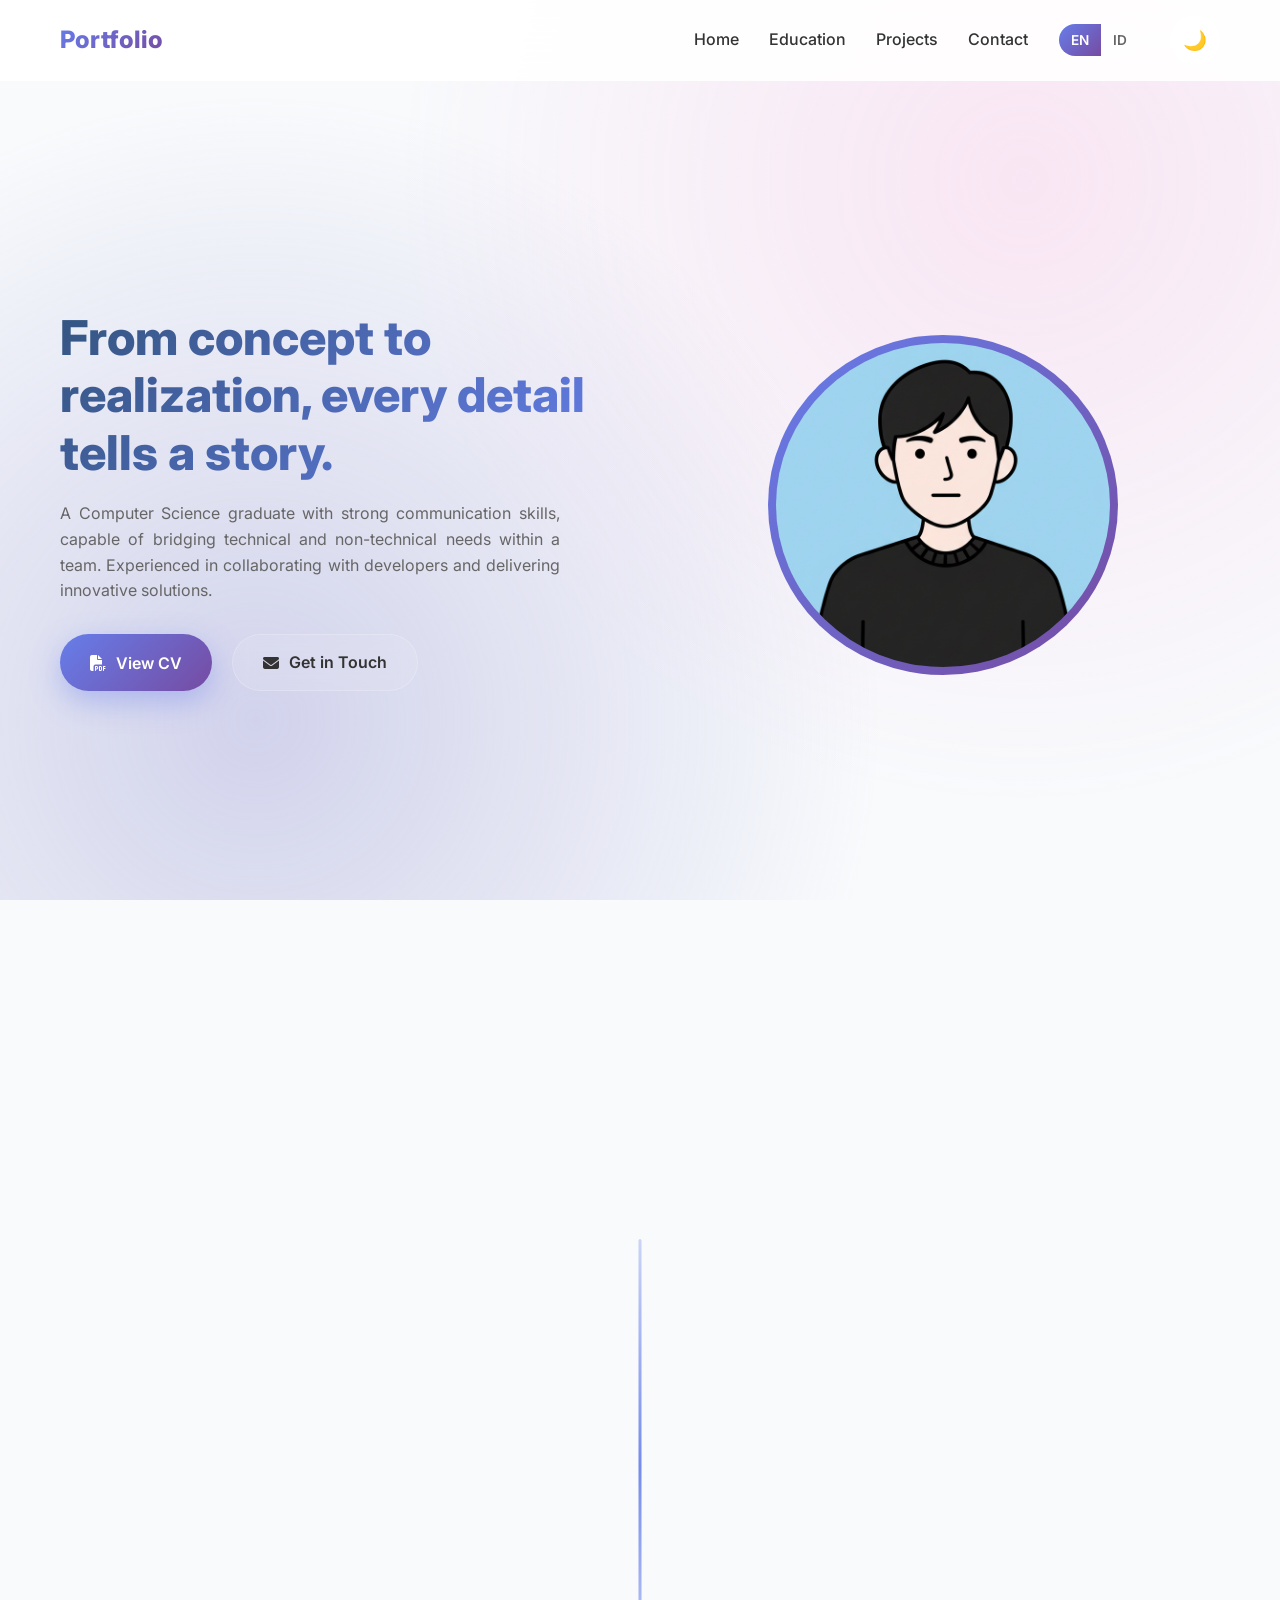
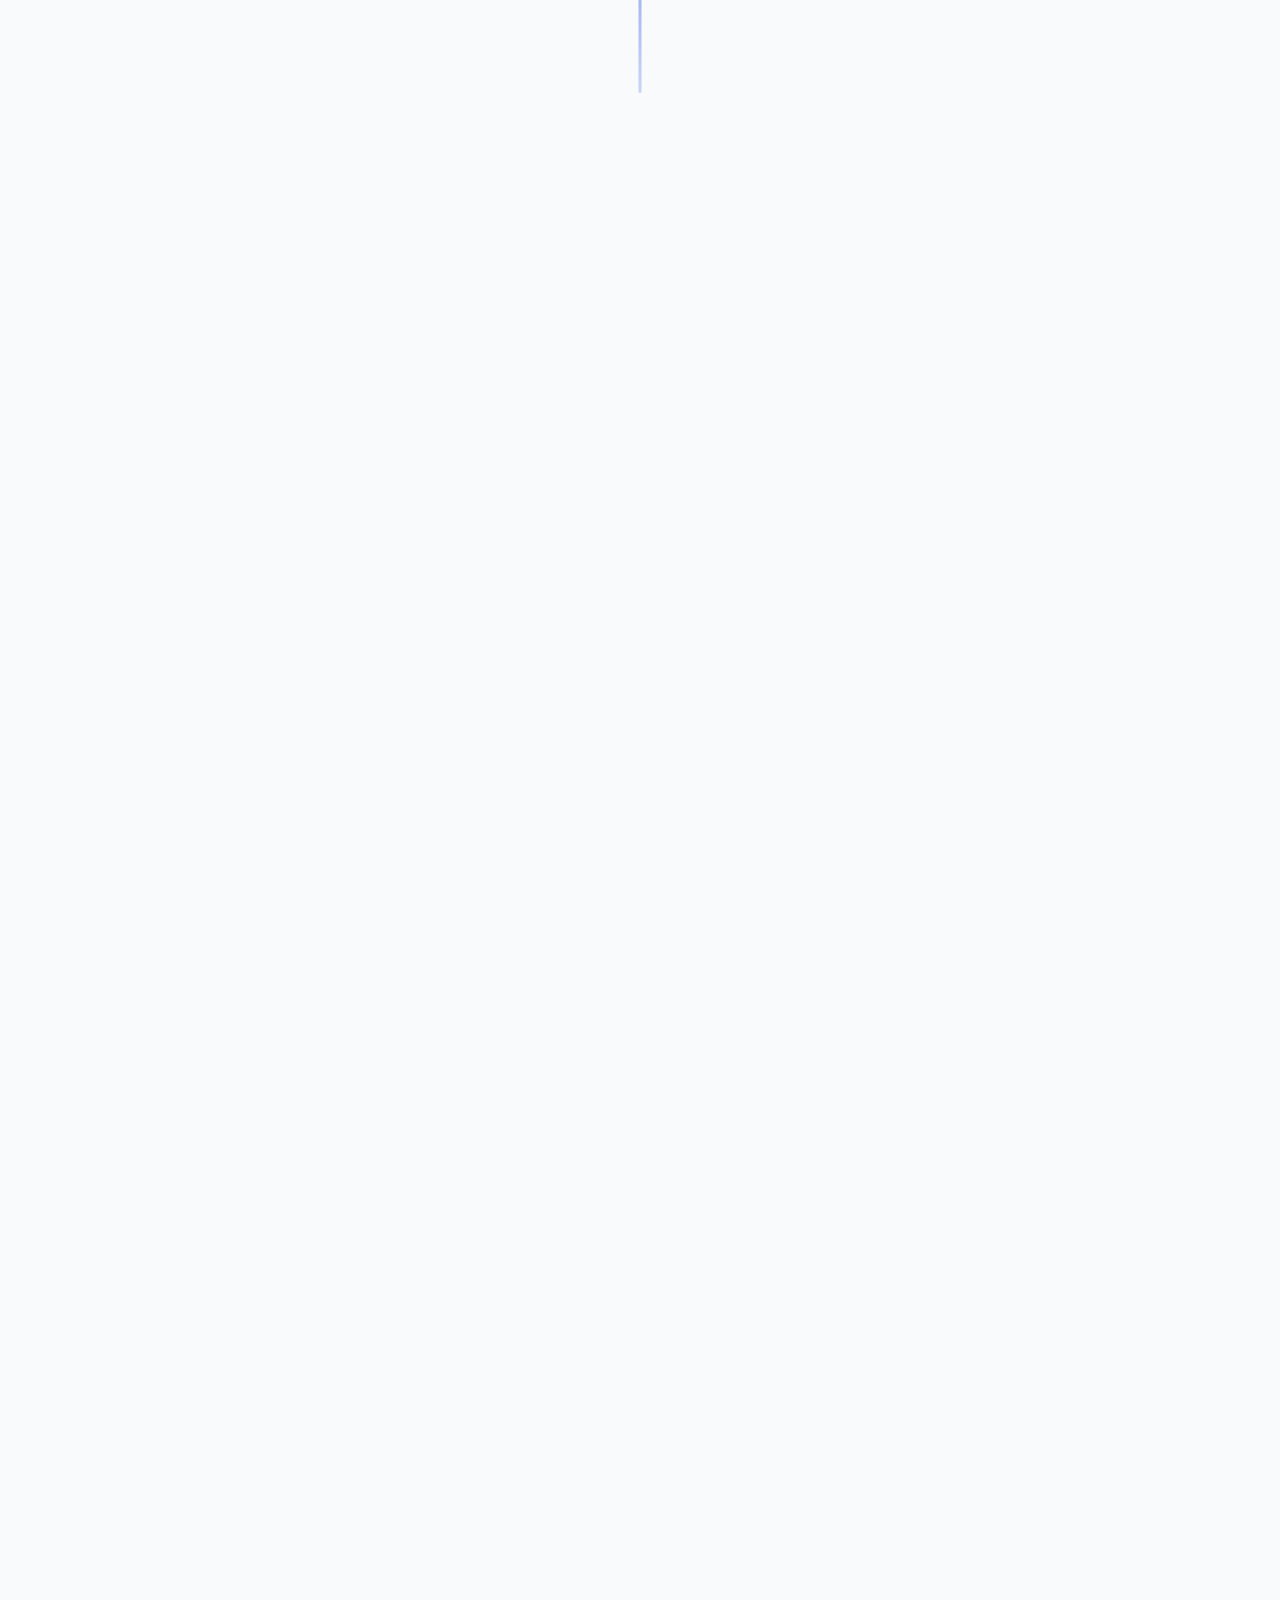
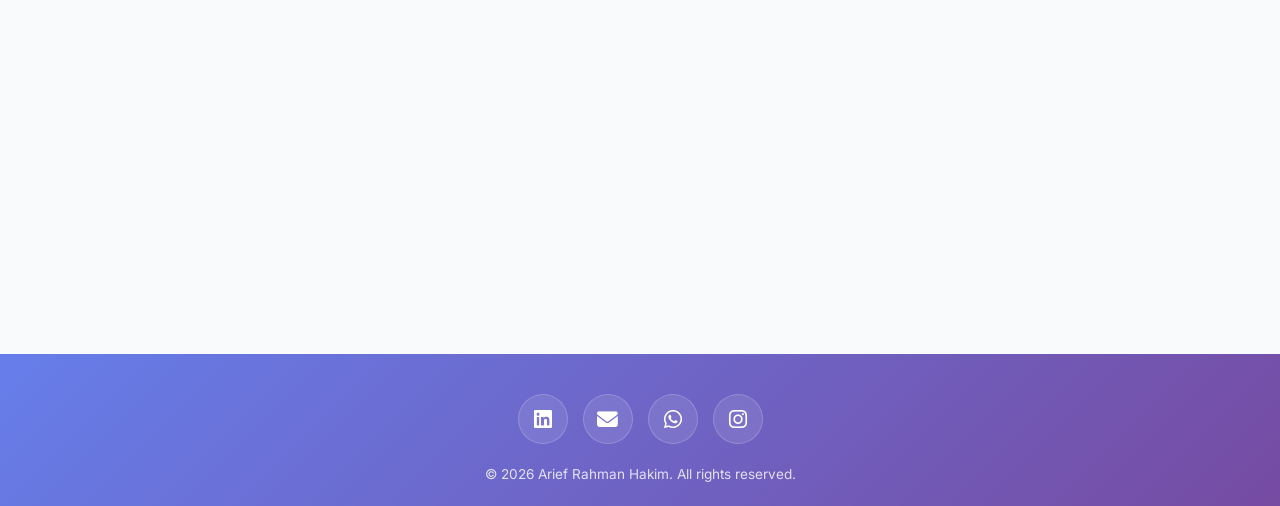
<file: index.html>
<!DOCTYPE html>
<html lang="en">
  <head>
    <meta charset="UTF-8" />
    <meta name="viewport" content="width=device-width, initial-scale=1.0" />
    <title>Portfolio - Arief Rahman Hakim</title>
    <link rel="icon" type="image/png" href="img/emyu.png" />
    <link
      href="https://fonts.googleapis.com/css2?family=Inter:wght@300;400;500;600;700;800&display=swap"
      rel="stylesheet"
    />
    <link href="https://unpkg.com/aos@2.3.1/dist/aos.css" rel="stylesheet" />
    <link
      rel="stylesheet"
      href="https://cdnjs.cloudflare.com/ajax/libs/font-awesome/6.4.0/css/all.min.css"
    />
    <link rel="stylesheet" href="style.css" />
  </head>
  <body>
    <nav class="navbar" id="navbar">
      <div class="nav-content">
        <div class="logo">Portfolio</div>
        <ul class="nav-links">
          <li>
            <a
              href="#home"
              class="lang-content active"
              data-en="Home"
              data-id="Beranda"
              >Home</a
            >
          </li>
          <li>
            <a
              href="#education"
              class="lang-content active"
              data-en="Education"
              data-id="Pendidikan"
              >Education</a
            >
          </li>
          <li>
            <a
              href="#projects"
              class="lang-content active"
              data-en="Projects"
              data-id="Proyek"
              >Projects</a
            >
          </li>
          <li>
            <a
              href="#contact"
              class="lang-content active"
              data-en="Contact"
              data-id="Kontak"
              >Contact</a
            >
          </li>
          <li>
            <div class="language-switcher">
              <button class="lang-btn active" data-lang="en">EN</button>
              <button class="lang-btn" data-lang="id">ID</button>
            </div>
          </li>
          <li><button class="toggle" id="darkToggle">🌙</button></li>
        </ul>
        <button class="mobile-menu" id="mobileMenu">
          <i class="fas fa-bars"></i>
        </button>
      </div>
    </nav>

    <!-- Mobile Navigation -->
    <div class="mobile-nav" id="mobileNav">
      <button class="mobile-nav-close" id="mobileNavClose">
        <i class="fas fa-times"></i>
      </button>
      <ul>
        <li>
          <a
            href="#home"
            class="lang-content active"
            data-en="Home"
            data-id="Beranda"
            >Home</a
          >
        </li>
        <li>
          <a
            href="#education"
            class="lang-content active"
            data-en="Education"
            data-id="Pendidikan"
            >Education</a
          >
        </li>
        <li>
          <a
            href="#projects"
            class="lang-content active"
            data-en="Projects"
            data-id="Proyek"
            >Projects</a
          >
        </li>
        <li>
          <a
            href="#contact"
            class="lang-content active"
            data-en="Contact"
            data-id="Kontak"
            >Contact</a
          >
        </li>
      </ul>
      <div class="mobile-nav-controls">
        <div class="language-switcher">
          <button class="lang-btn active" data-lang="en">EN</button>
          <button class="lang-btn" data-lang="id">ID</button>
        </div>
        <button class="toggle" id="darkToggleMobile">🌙</button>
      </div>
    </div>

    <div class="container">
      <!-- Hero Section -->
      <section class="hero" id="home">
        <div class="mobile-hero-bg"></div>

        <div class="hero-content" data-aos="fade-right">
          <h1
            class="lang-content active"
            data-en="From concept to realization, every detail tells a story."
            data-id="Dari konsep hingga realisasi, setiap detail menceritakan kisah."
          >
            From concept to realization, every detail tells a story.
          </h1>
          <p
            class="hero-subtitle lang-content active"
            data-en="A Computer Science graduate with strong communication skills, capable of bridging technical and non-technical needs within a team. Experienced in collaborating with developers and delivering innovative solutions."
            data-id="Lulusan Ilmu Komputer dengan kemampuan komunikasi yang kuat, mampu menjembatani kebutuhan teknis dan non-teknis dalam tim. Berpengalaman dalam berkolaborasi dengan developer dan memberikan solusi inovatif."
          >
            A Computer Science graduate with strong communication skills,
            capable of bridging technical and non-technical needs within a team.
            Experienced in collaborating with developers and delivering
            innovative solutions.
          </p>
          <div class="hero-buttons">
            <button class="btn-primary" onclick="openCV()">
              <i class="fas fa-file-pdf"></i>
              <span
                class="lang-content active"
                data-en="View CV"
                data-id="Lihat CV"
                >View CV</span
              >
            </button>
            <a href="#contact" class="btn-secondary">
              <i class="fas fa-envelope"></i>
              <span
                class="lang-content active"
                data-en="Get in Touch"
                data-id="Hubungi Saya"
                >Get in Touch</span
              >
            </a>
          </div>
        </div>

        <div class="hero-visual" data-aos="fade-left">
          <div class="profile-container">
            <div class="profile-ring">
              <img src="img/arieff.png" alt="" class="profile-img" />
            </div>
          </div>
        </div>
      </section>

      <!-- Education Section -->
      <section class="section" id="education">
        <div class="section-header" data-aos="fade-up">
          <div
            class="section-badge lang-content active"
            data-en="🎓 Education"
            data-id="🎓 Pendidikan"
          >
            🎓 Education
          </div>
          <h2
            class="section-title lang-content active"
            data-en="A Path of Learning and Knowledge"
            data-id="Perjalanan Belajar dan Pengetahuan"
          >
            A Path of Learning and Knowledge
          </h2>
          <p
            class="section-description lang-content active"
            data-en="My educational journey that shaped my technical foundation and professional growth."
            data-id="Perjalanan pendidikan saya yang membentuk fondasi teknis dan pertumbuhan profesional."
          >
            My educational journey that shaped my technical foundation and
            professional growth.
          </p>
        </div>

        <div class="education-timeline">
          <div class="education-item" data-aos="fade-right">
            <div class="education-content">
              <h3
                class="education-degree lang-content active"
                data-en="Informatics Engineering"
                data-id="Teknik  Informatika"
              >
                Informatics Engineering
              </h3>
              <div class="education-school">Universitas Pamulang</div>
              <div
                class="education-date lang-content active"
                data-en=" January 2024"
                data-id="Januari 2024"
              >
                March 2019 - January 2024
              </div>
            </div>
            <div class="education-icon">🎓</div>
          </div>

          <div class="education-item" data-aos="fade-left">
            <div class="education-content">
              <h3
                class="education-degree lang-content active"
                data-en="Computer and Network Engineering"
                data-id="Teknik Komputer dan Jaringan"
              >
                Computer and Network Engineering
              </h3>
              <div class="education-school">SMK Yuppentek 2</div>
              <div
                class="education-date lang-content active"
                data-en=" May 2018"
                data-id="Mei 2018"
              >
                May 2018
              </div>
            </div>
            <div class="education-icon">📘</div>
          </div>
        </div>
      </section>

      <!-- Projects Section -->
      <section class="section" id="projects">
        <div class="section-header" data-aos="fade-up">
          <div
            class="section-badge lang-content active"
            data-en="🚀 Projects"
            data-id="🚀 Proyek"
          >
            🚀 Projects
          </div>
          <h2
            class="section-title lang-content active"
            data-en="My Portfolio Project"
            data-id="Project Portofolio Saya"
          >
            My Portfolio Project
          </h2>
          <p
            class="section-description lang-content active"
            data-en="Explore my portfolio of projects that showcase my skills and passion for technology."
            data-id="Jelajahi portofolio proyek saya yang menunjukkan kemampuan dan passion untuk teknologi."
          >
            Explore my portfolio of projects that showcase my skills and passion
            for technology.
          </p>
        </div>

        <div class="projects-grid">
          <div class="project-card" data-aos="fade-up" data-aos-delay="100">
            <img
              src="img/Sispak.jpg"
              alt="Expert System"
              class="project-image"
            />
            <div class="project-content">
              <div
                class="project-category lang-content active"
                data-en="Website "
                data-id="Website"
              >
                Website
              </div>
              <h3
                class="project-title lang-content active"
                data-en="Expert System for Veterinary Diagnosis of Dogs & Cats"
                data-id="Sistem Pakar Diagnosa Hewan Anjing & Kucing "
              >
                Expert System for Veterinary Diagnosis of Dogs & Cats
              </h3>
              <p
                class="project-description lang-content active"
                data-en="A comprehensive web-based expert system designed to diagnose diseases in dogs and cats using advanced algorithms and veterinary knowledge."
                data-id="Sistem pakar berbasis web yang komprehensif dirancang untuk mendiagnosis penyakit pada anjing dan kucing menggunakan algoritma canggih dan pengetahuan veteriner."
              >
                A comprehensive web-based expert system designed to diagnose
                diseases in dogs and cats using advanced algorithms and
                veterinary knowledge.
              </p>
              <a href="project1.html" class="project-link">
                <span
                  class="lang-content active"
                  data-en="Learn More"
                  data-id="Pelajari Lebih Lanjut"
                  >Learn More</span
                >
                <i class="fas fa-arrow-right"></i>
              </a>
            </div>
          </div>

          <div class="project-card" data-aos="fade-up" data-aos-delay="200">
            <img src="img/dta.jpg" alt="Data Analysis" class="project-image" />
            <div class="project-content">
              <div
                class="project-category lang-content active"
                data-en="Data Analytics"
                data-id="Analisis Data"
              >
                Data Analyst
              </div>
              <h3
                class="project-title lang-content active"
                data-en="Visualisasi Data"
                data-id="Visualisasi Data"
              >
                Visualisasi Data
              </h3>
              <p
                class="project-description lang-content active"
                data-en="This dashboard analyzes flight delays in the United States from February 2017 to July 2022. The main goal of this project is to identify patterns and key factors contributing to flight delays."
                data-id="Dashboard ini menganalisis keterlambatan penerbangan di Amerika Serikat dari Februari 2017 hingga Juli 2022. Tujuan utama proyek ini adalah untuk mengidentifikasi pola dan faktor penyebab keterlambatan penerbangan ."
              >
                This dashboard analyzes flight delays in the United States from
                February 2017 to July 2022. The main goal of this project is to
                identify patterns and key factors contributing to flight delays.
              </p>
              <a href="project2.html" class="project-link">
                <span
                  class="lang-content active"
                  data-en="Learn More"
                  data-id="Pelajari Lebih Lanjut"
                  >Learn More</span
                >
                <i class="fas fa-arrow-right"></i>
              </a>
            </div>
          </div>

          <div class="project-card" data-aos="fade-up" data-aos-delay="300">
            <img
              src="img/analissheet.png"
              alt="Landing Page"
              class="project-image"
            />
            <div class="project-content">
              <div
                class="project-category lang-content active"
                data-en="Data Analytics"
                data-id="Data Analyst"
              >
                Data Analyst
              </div>
              <h3
                class="project-title lang-content active"
                data-en="Visualisasi Data"
                data-id="Visualisasi Data"
              >
                Visualisasi Data
              </h3>
              <p
                class="project-description lang-content active"
                data-en="This project is an interactive dashboard that analyzes the mental health of healthcare workers."
                data-id="Project ini adalah dashboard interaktif yang menganalisis kesehatan mental tenaga kerja di sektor kesehatan."
              >
                This project is an interactive dashboard that analyzes the
                mental health of healthcare workers..
              </p>
              <a href="project3.html" class="project-link">
                <span
                  class="lang-content active"
                  data-en="Learn More"
                  data-id="Pelajari Lebih Lanjut"
                  >Learn More</span
                >
                <i class="fas fa-arrow-right"></i>
              </a>
            </div>
          </div>
        </div>
      </section>

      <!-- Contact Section -->
      <section class="section" id="contact">
        <div class="section-header" data-aos="fade-up">
          <h2
            class="section-title lang-content active"
            data-en="Get In Touch"
            data-id="Mari Berkontak"
          >
            Get In Touch
          </h2>
          <p
            class="section-description lang-content active"
            data-en="Have a project in mind? Let's work together to bring your ideas to life."
            data-id="Punya proyek dalam pikiran? Mari bekerja sama untuk mewujudkan ide Anda."
          >
            Have a project in mind? Let's work together to bring your ideas to
            life.
          </p>
        </div>

        <div class="contact-container" data-aos="fade-up" data-aos-delay="200">
          <div class="contact-grid">
            <div class="contact-info">
              <h3
                class="lang-content active"
                data-en="Let's Start a Conversation"
                data-id="Mari Mulai Percakapan"
              >
                Let's Start a Conversation
              </h3>
              <p
                class="lang-content active"
                data-en="I'm always interested in hearing about new projects and opportunities. Whether you're a company looking to hire, or you're someone with an interesting project, I'd love to hear from you."
                data-id="Saya selalu tertarik mendengar tentang proyek dan peluang baru. Apakah Anda perusahaan yang ingin merekrut, atau seseorang dengan proyek yang menarik, saya ingin mendengar dari Anda."
              >
                I'm always interested in hearing about new projects and
                opportunities. Whether you're a company looking to hire, or
                you're someone with an interesting project, I'd love to hear
                from you.
              </p>
              <p
                class="lang-content active"
                data-en="Drop me a message and I'll get back to you as soon as possible. Let's create something amazing together!"
                data-id="Kirimkan saya pesan dan saya akan menghubungi Anda sesegera mungkin. Mari ciptakan sesuatu yang luar biasa bersama!"
              >
                Drop me a message and I'll get back to you as soon as possible.
                Let's create something amazing together!
              </p>
            </div>

            <form
              class="contact-form"
              action="https://api.web3forms.com/submit"
              method="POST"
            >
              <input
                type="hidden"
                name="access_key"
                value="8f8b807f-e4bf-4944-80d4-4bb77fc62683"
              />

              <div class="form-group">
                <input
                  type="text"
                  name="name"
                  class="form-input"
                  required
                  data-en-placeholder="Your Name"
                  data-id-placeholder="Nama Anda"
                  placeholder="Your Name"
                />
              </div>

              <div class="form-group">
                <input
                  type="email"
                  name="email"
                  class="form-input"
                  required
                  data-en-placeholder="Your Email"
                  data-id-placeholder="Email Anda"
                  placeholder="Your Email"
                />
              </div>

              <div class="form-group">
                <textarea
                  name="message"
                  rows="5"
                  class="form-textarea"
                  required
                  data-en-placeholder="Your Message"
                  data-id-placeholder="Pesan Anda"
                  placeholder="Your Message"
                ></textarea>
              </div>

              <button type="submit" class="form-submit">
                <i class="fas fa-paper-plane"></i>
                <span
                  class="lang-content active"
                  data-en="Send Message"
                  data-id="Kirim Pesan"
                  >Send Message</span
                >
              </button>
            </form>
          </div>
        </div>
      </section>
    </div>

    <!-- Footer -->
    <footer class="footer">
      <div class="container">
        <div class="social-links">
          <!-- <a
            href="https://github.com/"
            target="_blank"
            class="social-link"
            aria-label="GitHub"
          >
            <i class="fab fa-github"></i>
          </a> -->
          <a
            href="https://www.linkedin.com/in/arief-rahman-hakim-a76709340"
            target="_blank"
            class="social-link"
            aria-label="LinkedIn"
          >
            <i class="fab fa-linkedin"></i>
          </a>
          <a
            href="mailto:ariefrahmanhakkim@gmail.com"
            class="social-link"
            aria-label="Email"
          >
            <i class="fas fa-envelope"></i>
          </a>
          <a
            href="https://wa.me/089652873664"
            target="_blank"
            class="social-link"
            aria-label="WhatsApp"
          >
            <i class="fab fa-whatsapp"></i>
          </a>
          <a
            href="https://www.instagram.com/ariefrahmanhakkim/"
            target="_blank"
            class="social-link"
            aria-label="Instagram"
          >
            <i class="fab fa-instagram"></i>
          </a>
        </div>
        <p class="footer-text">
          &copy; <span id="year"></span> Arief Rahman Hakim. All rights
          reserved.
        </p>
      </div>
    </footer>

    <!-- CV Modal -->
    <div id="cvModal" class="modal">
      <div class="modal-content">
        <div class="modal-header">
          <h2
            class="lang-content active"
            data-en="CV Preview"
            data-id="Pratinjau CV"
          >
            CV Preview
          </h2>
          <button class="modal-close" onclick="closeCV()">&times;</button>
        </div>

        <iframe
          src="https://drive.google.com/file/d/1bzBLE8QLjDNwkQre19S5Pt4CpZGrsf0v/preview"
          class="cv-frame"
          allow="autoplay"
        >
        </iframe>

        <div style="text-align: center; margin-top: 20px">
          <a
            href="https://drive.google.com/file/d/1bzBLE8QLjDNwkQre19S5Pt4CpZGrsf0v"
            target="_blank"
            rel="noopener noreferrer"
            class="btn-primary"
          >
            <i class="fas fa-download"></i>
            <span
              class="lang-content active"
              data-en="Download CV"
              data-id="Unduh CV"
              >Download CV</span
            >
          </a>
        </div>
      </div>
    </div>

    <!-- Scripts -->
    <script src="https://unpkg.com/aos@2.3.1/dist/aos.js"></script>
    <script src="script.js"></script>
  </body>
</html>
</file>
<file: style.css>
/* ==================== */
/* RESET & BASE STYLES */
/* ==================== */
* {
  margin: 0;
  padding: 0;
  box-sizing: border-box;
  font-family: "Inter", sans-serif;
}

:root {
  --primary-gradient: linear-gradient(135deg, #667eea 0%, #764ba2 100%);
  --glass-bg: rgba(255, 255, 255, 0.1);
  --glass-border: rgba(255, 255, 255, 0.2);
  --shadow-light: 0 8px 32px rgba(31, 38, 135, 0.37);
  --text-light: #333;
  --text-muted: #666;
  --bg-light: #f8fafc;
  --card-bg: rgba(255, 255, 255, 0.95);
}

body {
  background: var(--bg-light);
  color: var(--text-light);
  transition: all 0.3s ease;
  overflow-x: hidden;
  line-height: 1.6;
}

body::before {
  content: "";
  position: fixed;
  top: 0;
  left: 0;
  width: 100%;
  height: 100%;
  background: radial-gradient(
      circle at 20% 80%,
      rgba(120, 119, 198, 0.3) 0%,
      transparent 50%
    ),
    radial-gradient(
      circle at 80% 20%,
      rgba(255, 119, 198, 0.15) 0%,
      transparent 50%
    );
  pointer-events: none;
  z-index: -1;
}

.container {
  max-width: 1200px;
  margin: 0 auto;
  padding: 0 20px;
  width: 100%;
}

/* ==================== */
/* PROJECT DETAIL PAGE STYLES */
/* ==================== */
main {
  padding-top: 100px;
  padding-bottom: 40px;
  width: 100%;
}

.project-header {
  text-align: center;
  margin-bottom: 40px;
  width: 100%;
  position: relative;
  z-index: 10;
}

.project-badge {
  display: inline-block;
  background: var(--glass-bg);
  backdrop-filter: blur(10px);
  border: 1px solid var(--glass-border);
  padding: 8px 20px;
  border-radius: 25px;
  font-size: 0.9rem;
  font-weight: 500;
  margin-bottom: 15px;
  color: var(--primary-gradient);
}

.project-title {
  font-size: clamp(1.8rem, 4vw, 1 rem);
  font-weight: 800;
  margin-bottom: 20px;
  background: linear-gradient(135deg, #5a5eed, #a658ff);
  -webkit-background-clip: text;
  -webkit-text-fill-color: transparent;
  background-clip: text;
  line-height: 1.2;
  display: block;
  visibility: visible;
  position: relative;
  z-index: 10;
}

.project-description {
  font-size: 1 rem;
  color: var(--text-muted);
  line-height: 1.7;
  max-width: 700px;
  margin: 0 auto;
  text-align: justify;
  text-justify: inter-word;
  hyphens: auto;
  letter-spacing: 0.01em;
}

/* ==================== */
/* NAVBAR STYLES */
/* ==================== */
.navbar {
  position: fixed;
  top: 0;
  left: 0;
  right: 0;
  z-index: 1000;
  padding: 15px 0;
  backdrop-filter: blur(20px);
  background: rgba(255, 255, 255, 0.9);
  border-bottom: 1px solid rgba(255, 255, 255, 0.2);
  transition: all 0.3s ease;
}

.navbar.scrolled {
  box-shadow: var(--shadow-light);
  background: rgba(255, 255, 255, 0.95);
}

.nav-content {
  display: flex;
  justify-content: space-between;
  align-items: center;
  max-width: 1200px;
  margin: 0 auto;
  padding: 0 20px;
}

.logo {
  font-size: 1.5rem;
  font-weight: 800;
  background: var(--primary-gradient);
  -webkit-background-clip: text;
  -webkit-text-fill-color: transparent;
  background-clip: text;
  text-decoration: none;
}

.nav-links {
  display: flex;
  gap: 30px;
  list-style: none;
  align-items: center;
}

.nav-links a {
  text-decoration: none;
  color: var(--text-light);
  font-weight: 500;
  transition: all 0.3s ease;
  position: relative;
}

.nav-links a::after {
  content: "";
  position: absolute;
  bottom: -5px;
  left: 0;
  width: 0;
  height: 2px;
  background: var(--primary-gradient);
  transition: width 0.3s ease;
}

.nav-links a:hover::after {
  width: 100%;
}

.toggle {
  background: var(--glass-bg);
  border: 1px solid var(--glass-border);
  backdrop-filter: blur(10px);
  border-radius: 50px;
  width: 50px;
  height: 50px;
  display: flex;
  align-items: center;
  justify-content: center;
  cursor: pointer;
  font-size: 1.2rem;
  transition: all 0.3s ease;
}

.toggle:hover {
  transform: scale(1.05);
  box-shadow: var(--shadow-light);
}

.mobile-menu {
  display: none;
  background: none;
  border: none;
  font-size: 1.5rem;
  cursor: pointer;
  color: var(--text-light);
}

.language-switcher {
  display: flex;
  background: var(--glass-bg);
  border: 1px solid var(--glass-border);
  border-radius: 25px;
  overflow: hidden;
}

.lang-btn {
  background: none;
  border: none;
  padding: 8px 12px;
  cursor: pointer;
  font-size: 0.85rem;
  font-weight: 600;
  color: var(--text-muted);
  transition: all 0.3s ease;
}

.lang-btn.active {
  background: var(--primary-gradient);
  color: white;
}
.lang-btn:hover:not(.active) {
  background: rgba(255, 255, 255, 0.1);
}

/* ==================== */
/* HERO SECTION - FIXED FONT SIZE & ALIGNMENT */
/* ==================== */
.hero {
  min-height: 100vh;
  display: flex;
  align-items: center;
  justify-content: space-between;
  gap: 50px;
  padding-top: 100px;
}

.hero-content {
  flex: 1;
  max-width: 600px;
}

.hero-visual {
  flex: 1;
  display: flex;
  justify-content: center;
  align-items: center;
  position: relative;
}

.profile-container {
  position: relative;
  width: 350px;
  height: 350px;
}

.profile-ring {
  position: absolute;
  inset: 0;
  border-radius: 50%;
  background: var(--primary-gradient);
  padding: 8px;
  margin-top: 10px;
}

.profile-img {
  width: 100%;
  height: 100%;
  border-radius: 50%;
  object-fit: cover;
  background: white;
  position: relative;
  z-index: 2;
}

@keyframes rotate {
  from {
    transform: rotate(0deg);
  }
  to {
    transform: rotate(360deg);
  }
}

.hero-badge {
  display: inline-block;
  background: var(--glass-bg);
  backdrop-filter: blur(10px);
  border: 1px solid var(--glass-border);
  padding: 8px 20px;
  border-radius: 25px;
  font-size: 0.9rem;
  font-weight: 500;
  margin-bottom: 20px;
  color: var(--primary-gradient);
}

.hero h1 {
  font-size: clamp(2rem, 4vw, 3rem);
  font-weight: 800;
  line-height: 1.2;
  margin-bottom: 20px;
  background: linear-gradient(135deg, #345581, #667eea);
  -webkit-background-clip: text;
  -webkit-text-fill-color: transparent;
  background-clip: text;
}

.hero-subtitle {
  font-size: 1rem;
  color: var(--text-muted);
  line-height: 1.6;
  margin-bottom: 30px;
  max-width: 500px;
  text-align: justify;
}

.hero-buttons {
  display: flex;
  gap: 20px;
  flex-wrap: wrap;
}

.btn-primary {
  background: var(--primary-gradient);
  color: white;
  padding: 15px 30px;
  border: none;
  border-radius: 50px;
  font-weight: 600;
  font-size: 1rem;
  cursor: pointer;
  transition: all 0.3s ease;
  text-decoration: none;
  display: inline-flex;
  align-items: center;
  gap: 10px;
  box-shadow: 0 10px 30px rgba(102, 126, 234, 0.4);
}

.btn-primary:hover {
  transform: translateY(-3px);
  box-shadow: 0 15px 40px rgba(102, 126, 234, 0.6);
}

.btn-secondary {
  background: var(--glass-bg);
  backdrop-filter: blur(10px);
  border: 1px solid var(--glass-border);
  color: var(--text-light);
  padding: 15px 30px;
  border-radius: 50px;
  font-weight: 600;
  font-size: 1rem;
  cursor: pointer;
  transition: all 0.3s ease;
  text-decoration: none;
  display: inline-flex;
  align-items: center;
  gap: 10px;
}

.btn-secondary:hover {
  transform: translateY(-3px);
  box-shadow: var(--shadow-light);
  background: rgba(255, 255, 255, 0.2);
}

/* ==================== */
/* SECTION STYLES */
/* ==================== */
.section {
  padding: 30px 0;
}
.section-header {
  text-align: center;
  margin-bottom: 60px;
}

.section-badge {
  display: inline-block;
  background: var(--glass-bg);
  backdrop-filter: blur(10px);
  border: 1px solid var(--glass-border);
  padding: 8px 20px;
  border-radius: 25px;
  font-size: 0.9rem;
  font-weight: 500;
  margin-bottom: 15px;
  color: var(--primary-gradient);
}

.section-title {
  font-size: clamp(2rem, 4vw, 3rem);
  font-weight: 800;
  margin-bottom: 20px;
  background: linear-gradient(135deg, #345581, #667eea);
  -webkit-background-clip: text;
  -webkit-text-fill-color: transparent;
  background-clip: text;
}

.section-description {
  font-size: 1.1rem;
  color: var(--text-muted);
  line-height: 1.6;
  max-width: 600px;
  margin: 0 auto;
}

/* ==================== */
/* EDUCATION TIMELINE - FIXED MOBILE */
/* ==================== */
.education-timeline {
  position: relative;
  max-width: 1000px;
  margin: 0 auto;
  padding: 50px 20px;
}

/* Garis timeline vertikal */
.education-timeline::before {
  content: "";
  position: absolute;
  left: 50%;
  transform: translateX(-50%);
  width: 3px;
  height: 85%;
  top: 7.5%;
  background: linear-gradient(
    180deg,
    rgba(102, 126, 234, 0.3) 0%,
    rgba(102, 126, 234, 0.9) 50%,
    rgba(102, 126, 234, 0.3) 100%
  );
  border-radius: 3px;
}

.education-item {
  position: relative;
  width: 100%;
  margin-bottom: 70px;
  display: flex;
  align-items: center;
  min-height: 120px;
}

.education-item:last-child {
  margin-bottom: 0;
}

/* Item ganjil (kiri) */
.education-item:nth-child(odd) {
  justify-content: flex-start;
  padding-right: calc(50% + 30px);
}

/* Item genap (kanan) */
.education-item:nth-child(even) {
  justify-content: flex-end;
  padding-left: calc(50% + 30px);
}

/* Konten card */
.education-content {
  background: var(--card-bg);
  backdrop-filter: blur(20px);
  border: 1px solid rgba(255, 255, 255, 0.15);
  padding: 25px;
  border-radius: 16px;
  box-shadow: 0 8px 32px rgba(0, 0, 0, 0.1);
  position: relative;
  width: 100%;
  max-width: 400px;
  transition: all 0.3s ease;
}

/* Icon timeline */
.education-icon {
  position: absolute;
  top: 50%;
  transform: translateY(-50%);
  width: 60px;
  height: 60px;
  background: linear-gradient(135deg, #667eea, #764ba2);
  border-radius: 50%;
  display: flex;
  align-items: center;
  justify-content: center;
  font-size: 1.5rem;
  color: white;
  border: 5px solid var(--card-bg);
  box-shadow: 0 6px 20px rgba(102, 126, 234, 0.4);
  z-index: 10;
  transition: all 0.3s ease;
}

/* Posisi icon untuk desktop */
.education-item:nth-child(odd) .education-icon {
  right: calc(50% - 30px);
}

.education-item:nth-child(even) .education-icon {
  left: calc(50% - 30px);
}

/* Garis penghubung */
.education-content::before {
  content: "";
  position: absolute;
  top: 50%;
  width: 25px;
  height: 2px;
  background: linear-gradient(90deg, #667eea, #764ba2);
  transform: translateY(-50%);
}

.education-item:nth-child(odd) .education-content::before {
  right: -25px;
}

.education-item:nth-child(even) .education-content::before {
  left: -25px;
}

/* Hover effects */
.education-content:hover {
  transform: translateY(-5px);
  box-shadow: 0 15px 40px rgba(102, 126, 234, 0.2);
  border-color: rgba(102, 126, 234, 0.3);
}

.education-item:hover .education-icon {
  transform: translateY(-50%) scale(1.1);
  box-shadow: 0 10px 30px rgba(102, 126, 234, 0.6);
}

/* Typography */
.education-degree {
  font-size: 1.3rem;
  font-weight: 700;
  margin-bottom: 12px;
  color: var(--text-light);
  line-height: 1.4;
}

.education-school {
  font-size: 1.1rem;
  font-weight: 600;
  color: #667eea;
  margin-bottom: 8px;
  display: block;
}

.education-date {
  font-size: 0.95rem;
  color: var(--text-muted);
  font-weight: 500;
  display: inline-block;
  padding: 6px 14px;
  background: rgba(102, 126, 234, 0.08);
  border-radius: 20px;
  border: 1px solid rgba(102, 126, 234, 0.2);
}

/* ==================== */
/* PROJECTS GRID */
/* ==================== */
.projects-grid {
  display: grid;
  grid-template-columns: repeat(auto-fit, minmax(350px, 1fr));
  gap: 30px;
  margin-bottom: 50px;
}

.project-card {
  background: var(--card-bg);
  backdrop-filter: blur(20px);
  border: 1px solid rgba(255, 255, 255, 0.2);
  border-radius: 25px;
  overflow: hidden;
  transition: all 0.3s ease;
}

.project-card:hover {
  transform: translateY(-10px);
  box-shadow: 0 25px 50px rgba(31, 38, 135, 0.3);
}

.project-image {
  width: 100%;
  height: 280px;
  object-fit: cover;
  object-position: center top;
  border-radius: 25px 25px 0 0;
  transition: transform 0.3s ease;
  display: block;
  background: linear-gradient(135deg, #f8f9fa 0%, #e9ecef 100%);
}

.project-card:hover .project-image {
  transform: scale(1.05);
  border-radius: 25px;
}

.project-content {
  padding: 30px;
}

.project-category {
  display: inline-block;
  background: var(--primary-gradient);
  color: white;
  padding: 5px 15px;
  border-radius: 20px;
  font-size: 0.8rem;
  font-weight: 600;
  margin-bottom: 15px;
}

.project-link {
  display: inline-flex;
  align-items: center;
  gap: 10px;
  color: var(--primary-gradient);
  text-decoration: none;
  font-weight: 600;
  transition: all 0.3s ease;
}

.project-link:hover {
  transform: translateX(10px);
}

/* ==================== */
/* CONTACT SECTION */
/* ==================== */
.contact-container {
  background: var(--card-bg);
  backdrop-filter: blur(20px);
  border: 1px solid rgba(255, 255, 255, 0.2);
  border-radius: 30px;
  padding: 60px;
  box-shadow: var(--shadow-light);
}

.contact-grid {
  display: grid;
  grid-template-columns: 1fr 1fr;
  gap: 60px;
  align-items: start;
}

.contact-info h3 {
  font-size: 1.8rem;
  font-weight: 700;
  margin-bottom: 20px;
  color: var(--text-light);
}
.contact-info p {
  color: var(--text-muted);
  line-height: 1.6;
  margin-bottom: 30px;
}

.contact-form {
  display: flex;
  flex-direction: column;
  gap: 20px;
}

.form-input,
.form-textarea {
  width: 100%;
  padding: 20px;
  background: var(--glass-bg);
  backdrop-filter: blur(10px);
  border: 1px solid var(--glass-border);
  border-radius: 15px;
  font-size: 1rem;
  color: var(--text-light);
  transition: all 0.3s ease;
}

.form-input:focus,
.form-textarea:focus {
  outline: none;
  border-color: var(--primary-gradient);
  box-shadow: 0 0 0 3px rgba(102, 126, 234, 0.1);
}

.form-input::placeholder,
.form-textarea::placeholder {
  color: var(--text-muted);
}

.form-submit {
  background: var(--primary-gradient);
  color: white;
  padding: 20px;
  border: none;
  border-radius: 15px;
  font-weight: 600;
  font-size: 1rem;
  cursor: pointer;
  transition: all 0.3s ease;
  display: flex;
  align-items: center;
  justify-content: center;
  gap: 10px;
}

.form-submit:hover {
  transform: translateY(-3px);
  box-shadow: 0 15px 40px rgba(102, 126, 234, 0.4);
}

/* ==================== */
/* SWIPER STYLES */
/* ==================== */
.swiper-container {
  width: 80%;
  margin: 0 auto 40px;
  border-radius: 15px;
  overflow: hidden;
  box-shadow: var(--shadow-light);
  display: flex;
  justify-content: center;
  align-items: center;
}

.swiper {
  width: 100%;
  height: 450px;
}

.swiper-slide {
  text-align: center;
  display: flex;
  justify-content: center;
  align-items: center;
  background: #f8f9fa;
}

.swiper-slide img {
  width: 100%;
  height: 100%;
  object-fit: contain;
  display: block;
}

.swiper-button-next,
.swiper-button-prev {
  color: rgba(0, 0, 0, 0.5);
  background: rgb(255, 249, 249);
  width: 20px;
  height: 20px;
  border-radius: 50%;
  backdrop-filter: blur(10px);
  transition: all 0.3s ease;
}

.swiper-button-next:hover,
.swiper-button-prev:hover {
  background: rgba(0, 0, 0, 0.7);
}

.swiper-button-next:after,
.swiper-button-prev:after {
  font-size: 1.2rem;
}

/* ==================== */
/* FULLSCREEN MODAL */
/* ==================== */
.fullscreen-modal {
  display: none;
  position: fixed;
  z-index: 9999;
  left: 0;
  top: 0;
  width: 100%;
  height: 100%;
  background-color: rgba(0, 0, 0, 0.95);
  backdrop-filter: blur(10px);
  justify-content: center;
  align-items: center;
  padding: 20px;
  box-sizing: border-box;
}

.fullscreen-modal img {
  max-width: 95%;
  max-height: 95%;
  object-fit: contain;
  border-radius: 10px;
  box-shadow: 0 10px 30px rgba(0, 0, 0, 0.5);
}

.close-btn {
  position: absolute;
  top: 20px;
  right: 30px;
  color: white;
  font-size: 40px;
  font-weight: bold;
  cursor: pointer;
  z-index: 10000;
  background: rgba(0, 0, 0, 0.5);
  width: 50px;
  height: 50px;
  border-radius: 50%;
  display: flex;
  align-items: center;
  justify-content: center;
  transition: all 0.3s ease;
}

.close-btn:hover {
  background: rgba(0, 0, 0, 0.8);
  transform: scale(1.1);
}

/* ==================== */
/* FEATURE & TECH SECTION */
/* ==================== */
.feature-tech {
  display: grid;
  grid-template-columns: 1fr 1fr;
  gap: 40px;
  margin-bottom: 40px;
  width: 100%;
}

.fitur,
.tech {
  background: var(--card-bg);
  backdrop-filter: blur(20px);
  border: 1px solid rgba(255, 255, 255, 0.2);
  border-radius: 15px;
  padding: 25px;
  box-shadow: var(--shadow-light);
}

.fitur h3,
.tech h3 {
  font-size: 1.3rem;
  font-weight: 700;
  margin-bottom: 20px;
  color: var(--text-light);
}

.fitur ul {
  list-style-type: none;
}

.fitur li {
  padding: 8px 0;
  border-bottom: 1px solid rgba(0, 0, 0, 0.1);
  position: relative;
  padding-left: 25px;
}

.fitur li:before {
  content: "✓";
  position: absolute;
  left: 0;
  color: var(--primary-gradient);
  font-weight: bold;
}

/* ==================== */
/* ICON GRID STYLES - FIXED SPACING */
/* ==================== */
.tech {
  margin-bottom: 20px;
}

.tech h3 {
  font-size: 1.3rem;
  font-weight: 700;
  margin-bottom: 15px;
  color: var(--text-light);
}

.icon-grid {
  display: grid;
  grid-template-columns: repeat(4, 1fr);
  gap: 12px;
  margin-top: 6px;
  justify-content: start;
  align-items: center;
}

.icon-grid img {
  width: 60px;
  height: 60px;
  object-fit: contain;
  background: var(--glass-bg);
  border-radius: 8px;
  transition: all 0.3s ease;
  padding: 8px;
  border: 1px solid var(--glass-border);
}

.icon-grid img:hover {
  transform: translateY(-2px);
  box-shadow: var(--shadow-light);
  background: rgba(255, 255, 255, 0.2);
  border-color: rgba(102, 126, 234, 0.3);
}

.btn-more {
  display: inline-flex;
  align-items: center;
  gap: 10px;
  background: var(--primary-gradient);
  color: white;
  padding: 12px 25px;
  border-radius: 50px;
  text-decoration: none;
  font-weight: 600;
  transition: all 0.3s ease;
  box-shadow: 0 10px 30px rgba(102, 126, 234, 0.4);
  margin-top: 20px;
}

.btn-more:hover {
  transform: translateY(-3px);
  box-shadow: 0 15px 40px rgba(102, 126, 234, 0.6);
}

.content-text {
  text-align: justify;
  text-justify: inter-word;
  line-height: 1.7;
  margin-bottom: 20px;
  hyphens: auto;
  letter-spacing: 0.01em;
}

.content-list {
  margin-bottom: 30px;
  padding-left: 20px;
}

.content-list li {
  margin-bottom: 10px;
  text-align: justify;
  text-justify: inter-word;
  line-height: 1.6;
}

/* ==================== */
/* FOOTER */
/* ==================== */
.footer {
  background: linear-gradient(135deg, #667eea 0%, #764ba2 100%);
  color: white;
  padding: 40px 0 20px;
  text-align: center;
  margin-top: 60px;
  width: 100%;
}

.social-links {
  display: flex;
  justify-content: center;
  gap: 15px;
  margin-bottom: 20px;
}

.social-link {
  display: flex;
  align-items: center;
  justify-content: center;
  width: 50px;
  height: 50px;
  background: var(--glass-bg);
  backdrop-filter: blur(10px);
  border: 1px solid var(--glass-border);
  border-radius: 50%;
  color: white;
  text-decoration: none;
  font-size: 1.3rem;
  transition: all 0.3s ease;
}

.social-link:hover {
  transform: translateY(-5px) scale(1.1);
  box-shadow: 0 10px 20px rgba(0, 0, 0, 0.3);
}

.footer-text {
  font-size: 0.85rem;
  opacity: 0.8;
}

/* ==================== */
/* MOBILE NAVIGATION */
/* ==================== */
.mobile-nav {
  display: none;
  position: fixed;
  top: 0;
  left: 0;
  width: 100%;
  height: 100vh;
  background: rgba(255, 255, 255, 0.98);
  backdrop-filter: blur(20px);
  z-index: 9998;
  padding: 80px 20px 20px;
  box-sizing: border-box;
}

.mobile-nav.active {
  display: flex;
  flex-direction: column;
  align-items: center;
  justify-content: flex-start;
}

.mobile-nav-close {
  position: absolute;
  top: 20px;
  right: 20px;
  background: var(--glass-bg);
  border: 1px solid var(--glass-border);
  border-radius: 50%;
  width: 50px;
  height: 50px;
  display: flex;
  align-items: center;
  justify-content: center;
  cursor: pointer;
  font-size: 1.5rem;
  color: var(--text-light);
  transition: all 0.3s ease;
  border: none;
}

.mobile-nav-close:hover {
  transform: scale(1.1) rotate(90deg);
  background: rgba(0, 0, 0, 0.1);
}

.mobile-nav ul {
  list-style: none;
  text-align: center;
  margin-bottom: 30px;
  width: 100%;
}
.mobile-nav li {
  margin: 20px 0;
}

.mobile-nav a {
  color: var(--text-light);
  text-decoration: none;
  font-size: 1.5rem;
  font-weight: 600;
  display: block;
  padding: 15px;
  border-radius: 15px;
  transition: all 0.3s ease;
}

.mobile-nav a:hover {
  background: var(--glass-bg);
  transform: translateY(-2px);
}

.mobile-nav-controls {
  display: flex;
  gap: 15px;
  margin-top: 20px;
}

/* ==================== */
/* LANGUAGE CONTENT */
/* ==================== */
.lang-content {
  display: none;
}
.lang-content.active {
  display: block;
}

/* ==================== */
/* MODAL STYLES */
/* ==================== */
.modal {
  display: none;
  position: fixed;
  z-index: 9999;
  left: 0;
  top: 0;
  width: 100%;
  height: 100%;
  background: rgba(0, 0, 0, 0.8);
  backdrop-filter: blur(10px);
  padding: 20px;
}

.modal-content {
  background: white;
  margin: 50px auto;
  padding: 30px;
  border-radius: 25px;
  width: 90%;
  max-width: 900px;
  max-height: 90vh;
  overflow-y: auto;
  animation: modalSlideIn 0.3s ease;
}

@keyframes modalSlideIn {
  from {
    opacity: 0;
    transform: translateY(-50px) scale(0.9);
  }
  to {
    opacity: 1;
    transform: translateY(0) scale(1);
  }
}

.modal-header {
  display: flex;
  justify-content: space-between;
  align-items: center;
  margin-bottom: 20px;
  padding-bottom: 20px;
  border-bottom: 1px solid #eee;
}

.modal-close {
  background: none;
  border: none;
  font-size: 2rem;
  cursor: pointer;
  color: #999;
  transition: color 0.3s ease;
}

.modal-close:hover {
  color: #333;
}

.cv-frame {
  width: 100%;
  height: 600px;
  border: none;
  border-radius: 15px;
  box-shadow: var(--shadow-light);
  margin-bottom: 20px;
}

/* ==================== */
/* MOBILE HERO BACKGROUND */
/* ==================== */
.mobile-hero-bg {
  display: none;
}

/* ==================== */
/* DARK MODE STYLES */
/* ==================== */
body.dark {
  --bg-light: #0f172a;
  --text-light: #f1f5f9;
  --text-muted: #94a3b8;
  --card-bg: rgba(15, 23, 42, 0.9);
  --glass-bg: rgba(15, 23, 42, 0.6);
  --glass-border: rgba(255, 255, 255, 0.1);
  --shadow-light: 0 8px 32px rgba(0, 0, 0, 0.3);
}

body.dark::before {
  background: radial-gradient(
      circle at 20% 80%,
      rgba(120, 119, 198, 0.1) 0%,
      transparent 50%
    ),
    radial-gradient(
      circle at 80% 20%,
      rgba(255, 119, 198, 0.05) 0%,
      transparent 50%
    );
}

body.dark .navbar {
  background: rgba(15, 23, 42, 0.9) !important;
  border-bottom: 1px solid rgba(255, 255, 255, 0.1);
}

body.dark .mobile-nav {
  background: rgba(15, 23, 42, 0.98) !important;
}

body.dark .mobile-nav-close {
  background: rgba(255, 255, 255, 0.1);
  border-color: rgba(255, 255, 255, 0.2);
  color: var(--text-light);
}

body.dark .mobile-nav a {
  color: var(--text-light);
}

body.dark .mobile-nav a:hover {
  background: rgba(255, 255, 255, 0.1);
}

body.dark .fitur li {
  border-bottom: 1px solid rgba(255, 255, 255, 0.1);
}

body.dark .swiper-slide {
  background: #1e293b;
}

body.dark .modal-content {
  background: var(--card-bg);
  color: var(--text-light);
}

body.dark .btn-secondary {
  background: rgba(255, 255, 255, 0.1);
  border-color: rgba(255, 255, 255, 0.2);
  color: var(--text-light);
}

body.dark .hero-content {
  background: rgba(15, 23, 42, 0.95);
  border: 1px solid rgba(255, 255, 255, 0.1);
  box-shadow: 0 20px 40px rgba(0, 0, 0, 0.3);
}

body.dark .hero-badge {
  background: rgba(102, 126, 234, 0.2);
  border-color: rgba(102, 126, 234, 0.3);
}

/* ==================== */
/* RESPONSIVE STYLES */
/* ==================== */
@media (max-width: 1024px) {
  .feature-tech {
    grid-template-columns: 1fr;
    gap: 30px;
  }

  .hero {
    flex-direction: column;
    text-align: center;
    gap: 30px;
  }
  .profile-container {
    width: 280px;
    height: 280px;
  }
  .contact-grid {
    grid-template-columns: 1fr;
    gap: 40px;
  }
  .projects-grid {
    grid-template-columns: repeat(auto-fit, minmax(300px, 1fr));
  }

  .education-timeline {
    padding: 40px 15px;
  }

  .education-content {
    max-width: 350px;
    padding: 22px;
  }

  .education-icon {
    width: 55px;
    height: 55px;
    font-size: 1.4rem;
  }
}

/* ==================== */
/* PERBAIKAN UTAMA MOBILE - NO WHITESPACE */
/* ==================== */
@media (max-width: 768px) {
  body,
  html {
    max-width: 100%;
    overflow-x: hidden;
    padding: 0;
    margin: 0;
  }

  .container {
    padding: 0 12px;
    width: 100%;
    max-width: 100%;
  }

  /* NAVIGASI MOBILE */
  .navbar {
    padding: 5px 0 !important;
    background: rgba(255, 255, 255, 0.8) !important;
    backdrop-filter: blur(10px);
    min-height: 50px;
  }

  .nav-content {
    padding: 0 10px;
    min-height: 40px;
  }

  .logo {
    font-size: 1rem !important;
    font-weight: 700;
  }

  .toggle {
    width: 35px !important;
    height: 35px !important;
    font-size: 0.9rem !important;
  }

  .language-switcher {
    transform: scale(0.8);
  }

  .lang-btn {
    padding: 4px 8px;
    font-size: 0.7rem;
  }

  .nav-links {
    display: none;
  }
  .mobile-menu {
    display: block;
  }

  /* HERO SECTION */
  .hero {
    min-height: auto !important;
    padding-top: 60px !important;
    padding-bottom: 10px !important;
    gap: 20px;
    position: relative;
    overflow: hidden;
  }

  .mobile-hero-bg {
    display: block;
    position: absolute;
    top: 0;
    left: 0;
    width: 100%;
    height: 100%;
    background: linear-gradient(
        135deg,
        rgba(102, 126, 234, 0.1) 0%,
        rgba(118, 75, 162, 0.05) 100%
      ),
      radial-gradient(
        circle at 30% 20%,
        rgba(240, 147, 251, 0.15) 0%,
        transparent 50%
      );
    pointer-events: none;
    z-index: 0;
  }

  .hero-content {
    padding: 30px 20px !important;
    margin: 0;
    border-radius: 25px;
    position: relative;
    z-index: 2;
    background: var(--card-bg);
    backdrop-filter: blur(20px);
    border: 1px solid rgba(255, 255, 255, 0.1);
    box-shadow: 0 20px 40px rgba(0, 0, 0, 0.1);
    max-width: none;
    width: 100%;
    box-sizing: border-box;
  }

  .hero-visual {
    position: relative;
    z-index: 2;
    order: -1;
    margin-bottom: 20px;
  }

  .profile-container {
    width: 200px;
    height: 200px;
    margin: 0 auto;
  }

  .hero-badge {
    background: rgba(102, 126, 234, 0.15);
    backdrop-filter: blur(10px);
    border: 1px solid rgba(102, 126, 234, 0.2);
    color: var(--primary-gradient);
    font-weight: 600;
  }

  .hero h1 {
    font-size: 1.8rem;
    line-height: 1.3;
    margin-bottom: 15px;
  }

  .hero-subtitle {
    font-size: 0.95rem;
    line-height: 1.5;
    margin-bottom: 25px;
    text-align: left;
  }

  .hero-buttons {
    gap: 15px;
    justify-content: center;
  }

  .btn-primary,
  .btn-secondary {
    padding: 12px 25px;
    font-size: 0.9rem;
    border-radius: 25px;
    min-width: 140px;
  }

  /* MAIN CONTENT - PERBAIKAN UNTUK PROJECT PAGE */
  main {
    padding-top: 70px !important;
    padding-bottom: 10px !important;
  }

  .project-header {
    margin-bottom: 20px !important;
    padding-top: 10px !important;
    min-height: 60px !important;
  }

  .project-title {
    font-size: 1.5rem !important;
    margin-bottom: 15px !important;
    padding: 0 5px !important;
  }

  /* SECTION SPACING MINIMAL */
  .section {
    padding: 10px 0 !important;
  }

  /* PROJECT IMAGE - TANPA WHITESPACE */
  .project-image {
    aspect-ratio: 16/9;
    object-fit: cover;
    object-position: center top;
    border-radius: 12px 12px 0 0 !important;
    width: 100%;
    height: auto;
    margin: 0;
    display: block;
    line-height: 0;
  }

  /* SWIPER - PERBAIKAN UTAMA */
  .swiper-container {
    margin: 0 auto 10px auto !important;
    width: 100%;
    max-width: 100%;
    line-height: 0;
    padding: 0 !important;
  }

  .swiper {
    height: 200px !important;
    margin: 0 !important;
    line-height: 0;
    padding: 0 !important;
  }

  .swiper-wrapper,
  .swiper-slide {
    margin: 0 !important;
    padding: 0 !important;
    height: 100% !important;
    line-height: 0;
  }

  .swiper-slide img {
    width: 100% !important;
    height: 100% !important;
    object-fit: contain !important;
    object-position: center center;
    display: block;
    line-height: 0;
  }

  /* HILANGKAN SEMUA RUANG KOSONG PADA CONTAINER GAMBAR */
  .swiper-container,
  .image-container,
  .project-visual,
  .gallery-container,
  .project-image-container {
    margin-top: 0 !important;
    margin-bottom: 10px !important;
    padding-top: 0 !important;
    padding-bottom: 0 !important;
    line-height: 0;
  }

  /* FEATURE-TECH SECTION */
  .feature-tech {
    margin-top: 0 !important;
    margin-bottom: 10px !important;
    gap: 15px;
  }

  /* KONTEN UTAMA */
  main .container {
    padding-top: 0 !important;
    padding-bottom: 0 !important;
  }

  /* PROJECT DETAIL CONTENT */
  .project-detail-content > * {
    margin-top: 0 !important;
    margin-bottom: 10px !important;
  }

  .project-detail-content > *:first-child {
    margin-top: 0 !important;
  }

  .project-detail-content > *:last-child {
    margin-bottom: 0 !important;
  }

  /* TAMBAHAN PERBAIKAN UNTUK GAMBAR */
  .project-visual {
    margin: 0 !important;
    padding: 0 !important;
  }

  .project-detail-content,
  .project-overview,
  .gallery-section {
    margin: 0 !important;
    padding: 0 !important;
  }

  /* EDUCATION TIMELINE MOBILE */
  .education-timeline {
    padding: 30px 15px;
  }

  .education-timeline::before {
    left: 40px;
    height: 90%;
    top: 5%;
  }

  .education-item {
    justify-content: flex-start !important;
    padding: 0 0 0 80px !important;
    margin-bottom: 50px;
    min-height: 100px;
  }

  .education-content {
    max-width: none;
    width: calc(100% - 20px);
    margin-left: 0 !important;
    padding: 20px;
  }

  .education-icon {
    position: absolute;
    left: 20px !important;
    right: auto !important;
    top: 50%;
    transform: translateY(-50%);
    width: 50px;
    height: 50px;
    font-size: 1.3rem;
    border-width: 4px;
    margin: 0;
  }

  .education-content::before {
    display: none;
  }

  .education-degree {
    font-size: 1.2rem;
    margin-bottom: 8px;
  }

  .education-school {
    font-size: 1.05rem;
    margin-bottom: 6px;
  }

  .education-date {
    font-size: 0.9rem;
    padding: 5px 12px;
  }

  .contact-container {
    padding: 25px 20px;
    border-radius: 20px;
  }

  .projects-grid {
    grid-template-columns: 1fr;
    gap: 25px;
  }

  .project-card {
    border-radius: 20px;
  }

  .project-content {
    padding: 20px;
  }

  .section-header {
    margin-bottom: 50px;
  }

  .section-title {
    font-size: 2rem;
  }

  .section-description {
    font-size: 1rem;
  }

  .fitur,
  .tech {
    padding: 20px;
  }

  .tech {
    margin-bottom: 10px;
  }

  .tech h3 {
    margin-bottom: 8px;
    font-size: 1.2rem;
  }

  .icon-grid {
    grid-template-columns: repeat(5, 1fr);
    gap: 5px;
    margin-top: 5px;
  }

  .icon-grid img {
    width: 45px;
    height: 45px;
    padding: 5px;
    border-radius: 5px;
  }

  .footer {
    padding: 30px 0 15px;
    margin-top: 40px;
  }

  .project-description,
  .content-text,
  .content-list li {
    text-align: justify;
    text-justify: inter-word;
    hyphens: auto;
  }
}

@media (max-width: 480px) {
  /* NAVIGASI LEBIH KECIL */
  .navbar {
    padding: 3px 0 !important;
    min-height: 45px;
  }

  .nav-content {
    padding: 0 8px;
  }

  .logo {
    font-size: 0.9rem !important;
  }

  .toggle {
    width: 30px !important;
    height: 30px !important;
    font-size: 0.8rem !important;
  }

  .language-switcher {
    transform: scale(0.75);
  }

  .container {
    padding: 0 8px;
  }

  .hero {
    padding-top: 55px !important;
    padding-bottom: 8px !important;
    gap: 15px;
  }

  .hero-content {
    padding: 25px 15px !important;
    border-radius: 20px;
    margin: 0;
    width: 100%;
  }

  .profile-container {
    width: 180px;
    height: 180px;
  }

  .hero h1 {
    font-size: 1.6rem;
  }

  .hero-subtitle {
    font-size: 0.9rem;
  }

  .hero-buttons {
    flex-direction: column;
    align-items: center;
  }

  .btn-primary,
  .btn-secondary {
    width: 100%;
    max-width: 250px;
    justify-content: center;
    padding: 15px 20px;
  }

  /* MAIN CONTENT - PERBAIKAN EXTRA */
  main {
    padding-top: 65px !important;
    padding-bottom: 8px !important;
  }

  .section {
    padding: 8px 0 !important;
  }

  .project-image {
    aspect-ratio: 1/1 !important;
    border-radius: 10px 10px 0 0 !important;
  }

  .swiper-container {
    margin-bottom: 8px !important;
  }

  .project-header {
    margin-bottom: 15px !important;
    padding-top: 8px !important;
    min-height: 50px !important;
  }

  .project-title {
    font-size: 1.3rem !important;
    margin-bottom: 12px !important;
    padding: 0 3px !important;
  }

  .feature-tech {
    margin-bottom: 8px !important;
    gap: 10px;
  }

  .swiper {
    height: 180px !important;
  }

  .project-detail-content > * {
    margin-bottom: 8px !important;
  }

  /* PERBAIKAN TAMBAHAN UNTUK GAMBAR */
  .gallery-item,
  .image-wrapper,
  .visual-container {
    margin: 0 !important;
    padding: 0 !important;
  }

  .fitur,
  .tech {
    padding: 15px;
  }

  .tech {
    margin-bottom: 8px;
  }

  .tech h3 {
    margin-bottom: 6px;
    font-size: 1.1rem;
  }

  .icon-grid {
    grid-template-columns: repeat(4, 1fr);
    gap: 4px;
    margin-top: 4px;
  }

  .icon-grid img {
    width: 40px;
    height: 40px;
    padding: 4px;
    border-radius: 4px;
  }

  .icon-grid img:hover {
    transform: translateY(-1px);
  }

  .footer {
    padding: 25px 0 15px;
    margin-top: 30px;
  }

  .social-link {
    width: 45px;
    height: 45px;
    font-size: 1.2rem;
  }

  .contact-container {
    padding: 20px 15px;
    border-radius: 15px;
  }

  .contact-info h3 {
    font-size: 1.5rem;
  }

  .modal {
    padding: 10px;
  }

  .modal-content {
    margin: 10px auto;
    padding: 15px;
    border-radius: 15px;
    width: 95%;
  }

  .cv-frame {
    height: 50vh;
    min-height: 300px;
  }

  .modal-header {
    flex-direction: column;
    gap: 10px;
    text-align: center;
  }

  .modal-close {
    position: absolute;
    top: 15px;
    right: 15px;
  }

  .section-title {
    font-size: 1.75rem;
  }

  .education-timeline {
    padding: 20px 10px;
  }

  .education-timeline::before {
    left: 30px;
  }

  .education-item {
    padding-left: 65px !important;
    margin-bottom: 40px;
    min-height: 90px;
  }

  .education-content {
    padding: 18px;
    border-radius: 14px;
  }

  .education-icon {
    left: 15px !important;
    width: 45px;
    height: 45px;
    font-size: 1.1rem;
    border-width: 3px;
  }

  .education-degree {
    font-size: 1.15rem;
  }

  .education-school {
    font-size: 1rem;
  }

  .education-date {
    font-size: 0.85rem;
    padding: 4px 10px;
  }

  .project-content {
    padding: 15px;
  }

  .mobile-nav {
    padding: 80px 10px 20px;
  }
}

/* Extra Small Mobile */
@media screen and (max-width: 360px) {
  .education-timeline::before {
    left: 25px;
  }

  .education-item {
    padding-left: 55px !important;
  }

  .education-icon {
    left: 12px !important;
    width: 40px;
    height: 40px;
    font-size: 1rem;
  }

  .education-content {
    padding: 15px;
  }
}

/* Animation */
@keyframes fadeInUp {
  from {
    opacity: 0;
    transform: translateY(30px);
  }
  to {
    opacity: 1;
    transform: translateY(0);
  }
}

.education-item {
  animation: fadeInUp 0.6s ease-out;
}

.education-item:nth-child(1) {
  animation-delay: 0.1s;
}
.education-item:nth-child(2) {
  animation-delay: 0.2s;
}

html {
  scroll-behavior: smooth;
}

::-webkit-scrollbar {
  width: 8px;
}
::-webkit-scrollbar-track {
  background: #f1f1f1;
}
::-webkit-scrollbar-thumb {
  background: var(--primary-gradient);
  border-radius: 4px;
}
::-webkit-scrollbar-thumb:hover {
  background: linear-gradient(135deg, #f093fb 0%, #f5576c 100%);
}
</file>
